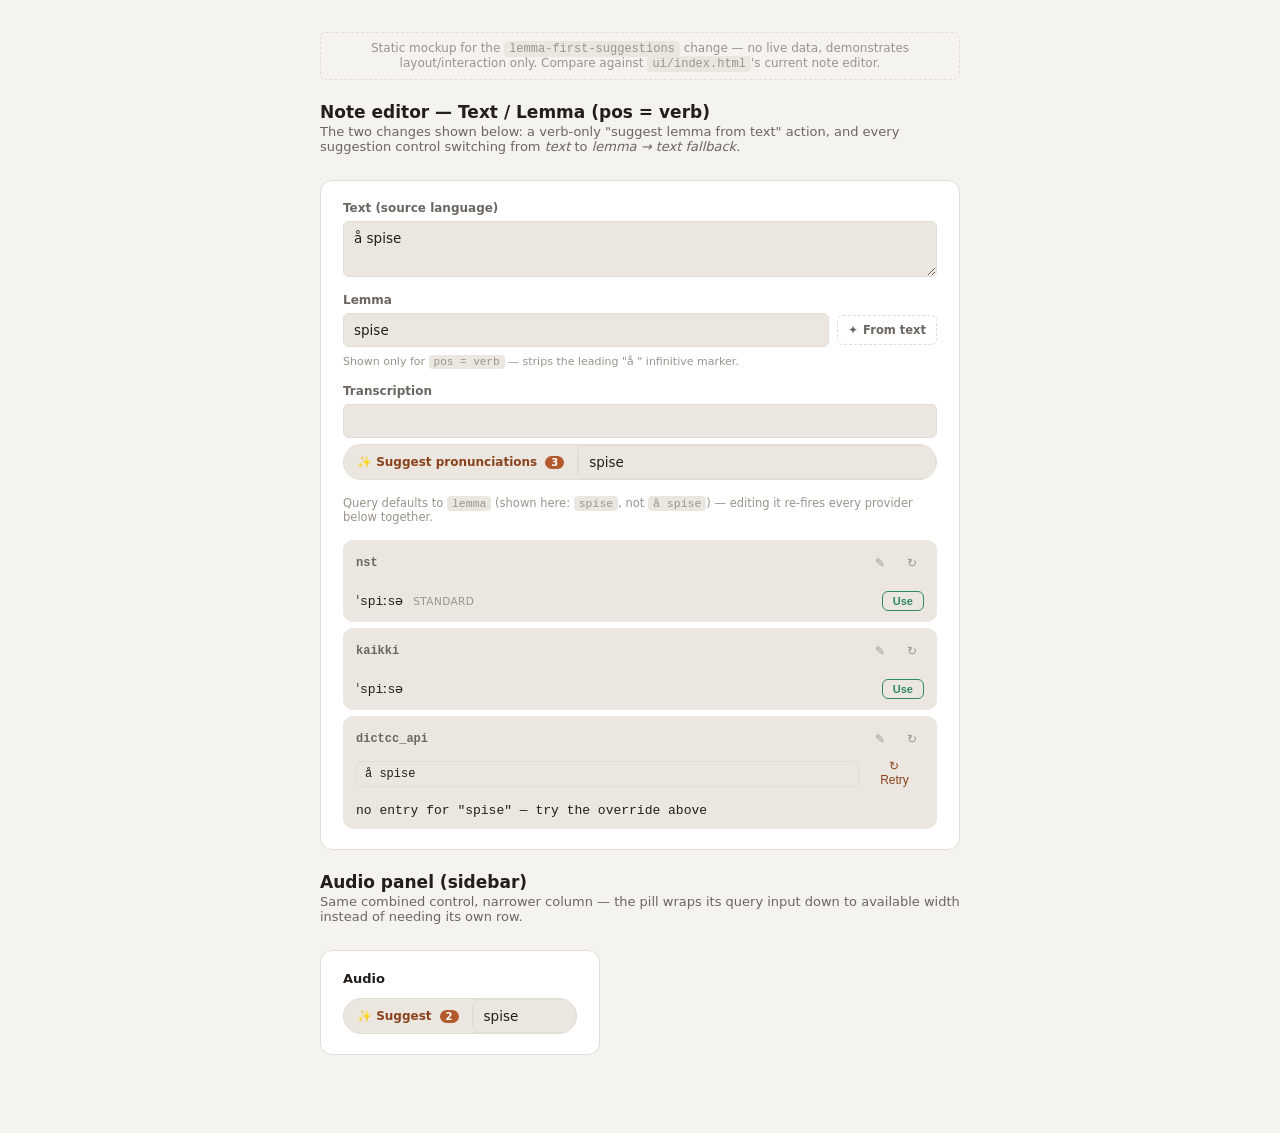
<file: openspec/changes/lemma-first-suggestions/assets/lemma-first-suggestions-mock.html>
<!DOCTYPE html>
<html lang="en">
<head>
<meta charset="UTF-8">
<meta name="viewport" content="width=device-width, initial-scale=1">
<title>stabbur — lemma-first suggestions (mock)</title>
<style>
/* Lifted directly from ui/ui.css's real theme tokens — this mock is meant
   to look like a natural evolution of the current UI, not a redesign. */
:root {
  --bg: #f5f3ef;
  --bg-elevated: #ffffff;
  --bg-sunken: #ebe7e0;
  --border: #e2ddd3;
  --border-soft: #ece8e0;
  --text: #221f1a;
  --text-dim: #6b6660;
  --text-faint: #9a948a;
  --accent: #b35a2d;
  --accent-soft: #b35a2d14;
  --accent-text: #8a431c;
  --ok: #2f8a5c;
  --ok-soft: #2f8a5c14;
  --radius: 6px;
  color-scheme: light;
}
@media (prefers-color-scheme: dark) {
  :root {
    --bg: #14171c; --bg-elevated: #1b1f26; --bg-sunken: #0f1216;
    --border: #2a3039; --border-soft: #232832;
    --text: #e8e6e1; --text-dim: #8b94a3; --text-faint: #566073;
    --accent: #c6703f; --accent-soft: #c6703f26; --accent-text: #f2b688;
    --ok: #5bab7e; --ok-soft: #5bab7e1f;
    color-scheme: dark;
  }
}
* { box-sizing: border-box; }
body {
  font-family: system-ui, sans-serif;
  margin: 0; color: var(--text); background: var(--bg);
  padding: 32px 20px 80px;
}
.wrap { max-width: 640px; margin: 0 auto; display: flex; flex-direction: column; gap: 22px; }
.mock-banner {
  font-size: 12px; color: var(--text-faint); text-align: center;
  border: 1px dashed var(--border); border-radius: var(--radius); padding: 8px 12px;
}
h1 { font-size: 17px; margin: 0 0 2px; }
.sub { color: var(--text-dim); font-size: 13px; margin: 0 0 4px; }

.panel {
  background: var(--bg-elevated); border: 1px solid var(--border);
  border-radius: 12px; padding: 20px 22px;
}

.field { display: flex; flex-direction: column; gap: 6px; margin-top: 16px; }
.field:first-child { margin-top: 0; }
.field label { font-size: 12px; font-weight: 600; color: var(--text-dim); }
.field-row { display: grid; grid-template-columns: 1fr 1fr; gap: 14px; margin-top: 16px; }
.field-row:first-child { margin-top: 0; }

textarea, input[type="text"] {
  font: inherit; font-size: 13.5px; background: var(--bg-sunken); color: var(--text);
  border: 1px solid var(--border); border-radius: var(--radius); padding: 8px 10px; width: 100%;
}
textarea { resize: vertical; min-height: 56px; }

.field-label-row { display: flex; align-items: center; justify-content: space-between; gap: 10px; }
.field-label-row label { margin: 0; }

/* ── lemma-suggest: small ghost action, verb-only ───────────────────────── */
.lemma-row { display: flex; gap: 8px; align-items: center; }
.lemma-row input { flex: 1; }
.lemma-suggest-btn {
  flex: none; display: inline-flex; align-items: center; gap: 5px;
  font: inherit; font-size: 11.5px; font-weight: 600;
  padding: 7px 10px; border-radius: var(--radius);
  border: 1px dashed var(--border); background: transparent; color: var(--text-dim);
  cursor: pointer; white-space: nowrap;
}
.lemma-suggest-btn:hover { border-style: solid; border-color: var(--accent); color: var(--accent-text); background: var(--accent-soft); }
.lemma-suggest-btn .ic { font-size: 12px; }
.lemma-hint { font-size: 11px; color: var(--text-faint); margin-top: 2px; }

/* ── the combined suggest control: toggle + live query, one pill ───────── */
.suggest-control {
  display: flex; align-items: stretch; border: 1px solid var(--border);
  border-radius: 999px; overflow: hidden; background: var(--bg-sunken);
  transition: border-color 150ms ease;
}
.suggest-control:focus-within { border-color: var(--accent); }
.suggest-toggle {
  flex: none; display: inline-flex; align-items: center; gap: 6px;
  font: inherit; font-size: 12px; font-weight: 700;
  padding: 7px 13px; border: none; background: transparent; color: var(--accent-text);
  cursor: pointer; white-space: nowrap;
}
.suggest-toggle:hover { background: var(--accent-soft); }
.suggest-toggle .count {
  font-size: 10px; font-weight: 700; color: #fff; background: var(--accent);
  border-radius: 999px; padding: 1px 6px; margin-left: 2px;
}
.suggest-control-divider { width: 1px; background: var(--border); margin: 6px 0; }
.suggest-query {
  flex: 1; min-width: 0; border: none; background: transparent; color: var(--text);
  font: inherit; font-size: 12.5px; font-family: ui-monospace, monospace;
  padding: 7px 12px 7px 10px; outline: none;
}
.suggest-query::placeholder { color: var(--text-faint); font-family: system-ui, sans-serif; }

/* ── suggestion panel: progressive disclosure per provider ──────────────── */
.suggest-panel { margin-top: 10px; display: flex; flex-direction: column; gap: 6px; }
.provider-row {
  background: var(--bg-sunken); border: 1px solid var(--border-soft); border-radius: 10px;
  padding: 10px 12px; display: flex; flex-direction: column; gap: 8px;
}
.provider-row-head { display: flex; align-items: center; gap: 8px; }
.provider-name { font-family: ui-monospace, monospace; font-weight: 600; font-size: 12px; color: var(--text-dim); }
.provider-spacer { flex: 1; }
.provider-edit-btn, .provider-retry-btn {
  width: 24px; height: 24px; border-radius: 50%; border: 1px solid transparent;
  background: transparent; color: var(--text-faint); cursor: pointer;
  display: flex; align-items: center; justify-content: center; font-size: 12px; padding: 0;
}
.provider-edit-btn:hover, .provider-retry-btn:hover { background: var(--bg-elevated); color: var(--text); border-color: var(--border); }
.provider-own-query {
  display: none; gap: 6px; margin: 2px 0 0;
}
.provider-own-query.revealed { display: flex; }
.provider-own-query input {
  font-family: ui-monospace, monospace; font-size: 12px; padding: 5px 8px;
}
.candidate-row {
  display: flex; align-items: center; gap: 10px; font-size: 13px;
  padding-top: 7px; border-top: 1px solid var(--border-soft);
}
.candidate-text { font-family: ui-monospace, monospace; }
.candidate-meta { font-size: 10.5px; color: var(--text-faint); text-transform: uppercase; letter-spacing: .04em; }
.use-btn {
  margin-left: auto; flex: none;
  border: 1px solid var(--ok); color: var(--ok); background: transparent;
  border-radius: var(--radius); padding: 3px 10px; font-size: 11px; font-weight: 700; cursor: pointer;
}
.use-btn:hover { background: var(--ok); color: #fff; }

.note { font-size: 11.5px; color: var(--text-faint); margin-top: 10px; }
code { font-family: ui-monospace, monospace; background: var(--bg-sunken); padding: 1px 5px; border-radius: 4px; }
</style>
</head>
<body>
<div class="wrap">

  <div class="mock-banner">
    Static mockup for the <code>lemma-first-suggestions</code> change — no
    live data, demonstrates layout/interaction only. Compare against
    <code>ui/index.html</code>'s current note editor.
  </div>

  <div>
    <h1>Note editor — Text / Lemma (pos = verb)</h1>
    <p class="sub">The two changes shown below: a verb-only "suggest lemma from text" action, and every suggestion control switching from <em>text</em> to <em>lemma → text fallback</em>.</p>
  </div>

  <div class="panel">
    <div class="field">
      <label>Text (source language)</label>
      <textarea>å spise</textarea>
    </div>

    <div class="field">
      <div class="field-label-row">
        <label>Lemma</label>
      </div>
      <div class="lemma-row">
        <input type="text" value="spise">
        <button class="lemma-suggest-btn" type="button" title="Derive from Text, å-prefix stripped">
          <span class="ic">✦</span> From text
        </button>
      </div>
      <div class="lemma-hint">Shown only for <code>pos = verb</code> — strips the leading "å " infinitive marker.</div>
    </div>

    <div class="field">
      <div class="field-label-row">
        <label>Transcription</label>
      </div>
      <input type="text" value="">
      <div class="suggest-control">
        <button class="suggest-toggle" type="button">
          ✨ Suggest pronunciations <span class="count">3</span>
        </button>
        <div class="suggest-control-divider"></div>
        <input class="suggest-query" type="text" value="spise" spellcheck="false">
      </div>
      <div class="note">Query defaults to <code>lemma</code> (shown here: <code>spise</code>, not <code>å spise</code>) — editing it re-fires every provider below together.</div>

      <div class="suggest-panel">
        <div class="provider-row">
          <div class="provider-row-head">
            <span class="provider-name">nst</span>
            <span class="provider-spacer"></span>
            <button class="provider-edit-btn" title="Override just this provider's query">✎</button>
            <button class="provider-retry-btn" title="Retry">↻</button>
          </div>
          <div class="candidate-row">
            <span class="candidate-text">ˈspiːsə</span>
            <span class="candidate-meta">standard</span>
            <button class="use-btn">Use</button>
          </div>
        </div>

        <div class="provider-row">
          <div class="provider-row-head">
            <span class="provider-name">kaikki</span>
            <span class="provider-spacer"></span>
            <button class="provider-edit-btn" title="Override just this provider's query">✎</button>
            <button class="provider-retry-btn" title="Retry">↻</button>
          </div>
          <div class="candidate-row">
            <span class="candidate-text">ˈspiːsə</span>
            <span class="candidate-meta"></span>
            <button class="use-btn">Use</button>
          </div>
        </div>

        <div class="provider-row">
          <div class="provider-row-head">
            <span class="provider-name">dictcc_api</span>
            <span class="provider-spacer"></span>
            <button class="provider-edit-btn revealed-demo" title="Override just this provider's query">✎</button>
            <button class="provider-retry-btn" title="Retry">↻</button>
          </div>
          <!-- Progressive disclosure: this row's own override is revealed
               (one provider had no entry for the shared query and the
               operator clicked the pencil to try something else), every
               other row stays collapsed to just its result. -->
          <div class="provider-own-query revealed">
            <input type="text" value="å spise" placeholder="override just for dictcc_api">
            <button class="provider-retry-btn" title="Retry with this input" style="width:auto; border-radius: var(--radius); padding: 4px 10px; color: var(--accent-text);">↻ Retry</button>
          </div>
          <div class="candidate-row">
            <span class="candidate-text">no entry for "spise" — try the override above</span>
          </div>
        </div>
      </div>
    </div>

  </div>

  <div>
    <h1>Audio panel (sidebar)</h1>
    <p class="sub">Same combined control, narrower column — the pill wraps its query input down to available width instead of needing its own row.</p>
  </div>

  <div class="panel" style="max-width:280px;">
    <div class="field-label-row" style="margin-bottom:10px;">
      <h1 style="font-size:13px;">Audio</h1>
    </div>
    <div class="suggest-control">
      <button class="suggest-toggle" type="button">✨ Suggest <span class="count">2</span></button>
      <div class="suggest-control-divider"></div>
      <input class="suggest-query" type="text" value="spise" spellcheck="false">
    </div>
  </div>

</div>
</body>
</html>
</file>
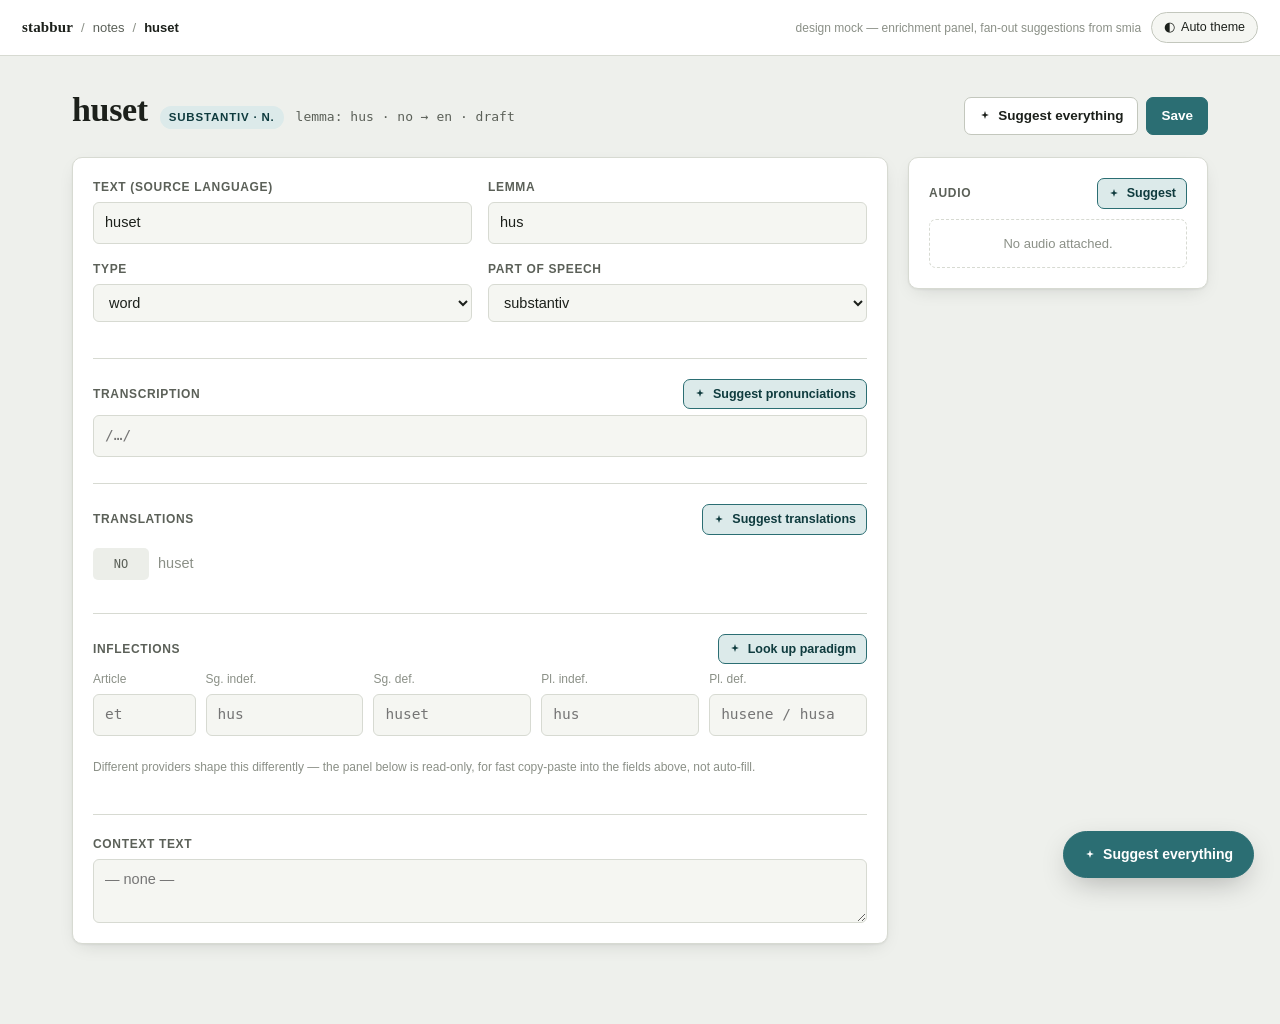
<file: openspec/changes/smia-enrichment-panel/assets/enrichment-mock.html>
<!-- Design plan
Color — "quenched steel" workspace: stone-neutral ground, a cool teal accent for
interactive chrome (the hiss of hot metal in water), warm ember/amber reserved
for status (draft/missing), kept strictly separate from the accent hue.
  light bg #EEF0EC · surface #FFFFFF/#F5F6F2 · border #D7DAD2 · ink #1C201B
  dark  bg #12161A · surface #181D21/#1E242A · border #2B333A · ink #E7EAEA
  accent teal #2B6E73→#4FB2B8(dark) · good #3C8558 · warn/ember #BD6B2E · critical #B23B3B
Type — a dictionary pairing: serif headword (the thing being looked up reads
like a lexicon entry), system-ui sans for all chrome/labels, monospace for
IPA strings, provider ids and paradigm tables (tabular-nums, real glyph
coverage for phonetic symbols).
Layout — not a separate suggestions rail: each enrichable field gets its own
"Suggest" trigger that opens an accordion directly beneath that field, so the
comparison grid always sits next to the thing it will fill in.
-->
<!doctype html>
<html lang="en">
<head>
<meta charset="UTF-8">
<title>huset — note editor · stabbur</title>
<style>
  :root {
    --bg: #EEF0EC;
    --surface: #FFFFFF;
    --surface-2: #F5F6F2;
    --surface-3: #ECEEE9;
    --border: #D7DAD2;
    --border-strong: #C3C7BD;
    --ink: #1C201B;
    --ink-muted: #5B6058;
    --ink-faint: #8B9087;
    --accent: #2B6E73;
    --accent-strong: #1F555A;
    --accent-soft: #DCEAEA;
    --accent-ink: #0F3B3E;
    --good: #3C8558;
    --good-soft: #DFEFE4;
    --warn: #BD6B2E;
    --warn-soft: #F5E7D7;
    --critical: #B23B3B;
    --critical-soft: #F7E1E0;
    --shadow: 0 1px 2px rgba(28,32,27,0.06), 0 6px 20px -8px rgba(28,32,27,0.18);
    --radius: 7px;
    --serif: Georgia, "Iowan Old Style", "Palatino Linotype", "Times New Roman", serif;
    --sans: -apple-system, BlinkMacSystemFont, "Segoe UI", Roboto, Helvetica, Arial, sans-serif;
    --mono: ui-monospace, "Cascadia Code", "SF Mono", Consolas, "DejaVu Sans Mono", monospace;
  }
  :root[data-theme="dark"] {
    --bg: #12161A;
    --surface: #181D21;
    --surface-2: #1E242A;
    --surface-3: #232A30;
    --border: #2B333A;
    --border-strong: #38424A;
    --ink: #E7EAEA;
    --ink-muted: #9AA3A6;
    --ink-faint: #68747A;
    --accent: #4FB2B8;
    --accent-strong: #6FC7CC;
    --accent-soft: rgba(79,178,184,0.14);
    --accent-ink: #BDEBEE;
    --good: #5FBE85;
    --good-soft: rgba(95,190,133,0.14);
    --warn: #E08A4C;
    --warn-soft: rgba(224,138,76,0.14);
    --critical: #E2685F;
    --critical-soft: rgba(226,104,95,0.14);
    --shadow: 0 1px 2px rgba(0,0,0,0.3), 0 10px 30px -10px rgba(0,0,0,0.5);
  }
  @media (prefers-color-scheme: dark) {
    :root:not([data-theme="light"]) {
      --bg: #12161A; --surface: #181D21; --surface-2: #1E242A; --surface-3: #232A30;
      --border: #2B333A; --border-strong: #38424A;
      --ink: #E7EAEA; --ink-muted: #9AA3A6; --ink-faint: #68747A;
      --accent: #4FB2B8; --accent-strong: #6FC7CC; --accent-soft: rgba(79,178,184,0.14); --accent-ink: #BDEBEE;
      --good: #5FBE85; --good-soft: rgba(95,190,133,0.14);
      --warn: #E08A4C; --warn-soft: rgba(224,138,76,0.14);
      --critical: #E2685F; --critical-soft: rgba(226,104,95,0.14);
      --shadow: 0 1px 2px rgba(0,0,0,0.3), 0 10px 30px -10px rgba(0,0,0,0.5);
    }
  }

  * { box-sizing: border-box; }
  html, body { margin: 0; padding: 0; }
  body {
    background: var(--bg);
    color: var(--ink);
    font-family: var(--sans);
    font-size: 15px;
    line-height: 1.5;
    -webkit-font-smoothing: antialiased;
  }
  ::selection { background: var(--accent-soft); color: var(--accent-ink); }

  button, input, select, textarea { font: inherit; color: inherit; }
  :focus-visible { outline: 2px solid var(--accent); outline-offset: 2px; }

  .skip { position: sticky; top: 0; z-index: 40; }

  /* ---------------------------------------------------------- top bar -- */
  .topbar {
    display: flex; align-items: center; justify-content: space-between;
    gap: 16px; padding: 12px 22px;
    background: var(--surface);
    border-bottom: 1px solid var(--border);
  }
  .crumb { display: flex; align-items: baseline; gap: 8px; font-size: 13px; color: var(--ink-muted); }
  .crumb .sep { color: var(--ink-faint); }
  .crumb .here { color: var(--ink); font-weight: 600; }
  .wordmark {
    font-family: var(--serif); font-size: 15px; font-weight: 700;
    letter-spacing: 0.01em; color: var(--ink);
  }
  .topbar-right { display: flex; align-items: center; gap: 10px; }
  .theme-toggle {
    display: flex; align-items: center; gap: 6px;
    border: 1px solid var(--border-strong); background: var(--surface-2);
    border-radius: 999px; padding: 5px 12px; cursor: pointer; font-size: 12.5px;
  }
  .theme-toggle:hover { border-color: var(--accent); }

  /* ---------------------------------------------------------- layout -- */
  .stage { max-width: 1180px; margin: 0 auto; padding: 28px 22px 80px; }
  .page-head {
    display: flex; align-items: flex-end; justify-content: space-between;
    gap: 18px; margin-bottom: 22px;
  }
  .headword-row { display: flex; align-items: baseline; gap: 12px; flex-wrap: wrap; }
  .headword { font-family: var(--serif); font-size: 34px; font-weight: 700; letter-spacing: -0.01em; text-wrap: balance; }
  .headword-meta { font-family: var(--mono); font-size: 13px; color: var(--ink-muted); }
  .pos-tag {
    font-family: var(--sans); font-size: 11.5px; font-weight: 600; text-transform: uppercase;
    letter-spacing: 0.07em; color: var(--accent-ink); background: var(--accent-soft);
    padding: 3px 9px; border-radius: 999px;
  }
  .page-actions { display: flex; gap: 8px; flex-shrink: 0; }

  .btn {
    display: inline-flex; align-items: center; gap: 7px;
    border-radius: var(--radius); border: 1px solid var(--border-strong);
    background: var(--surface); color: var(--ink); padding: 8px 14px;
    font-size: 13.5px; font-weight: 600; cursor: pointer; white-space: nowrap;
    transition: background 120ms ease, border-color 120ms ease, transform 80ms ease;
  }
  .btn:hover { border-color: var(--accent); }
  .btn:active { transform: translateY(1px); }
  .btn-primary { background: var(--accent); border-color: var(--accent); color: #fff; }
  .btn-primary:hover { background: var(--accent-strong); border-color: var(--accent-strong); }
  .btn-ghost { background: transparent; border-color: transparent; color: var(--ink-muted); }
  .btn-ghost:hover { color: var(--ink); background: var(--surface-2); }
  .btn-sm { padding: 5px 10px; font-size: 12.5px; }
  .btn[disabled] { opacity: 0.45; cursor: not-allowed; }
  .btn:hover[disabled] { border-color: var(--border-strong); }

  .suggest-btn {
    border-color: var(--accent); color: var(--accent-ink); background: var(--accent-soft);
  }
  .suggest-btn:hover { background: var(--accent); color: #fff; }
  .suggest-btn[aria-expanded="true"] { background: var(--accent); color: #fff; }

  .grid-2 { display: grid; grid-template-columns: minmax(0,1fr) 300px; gap: 20px; align-items: start; }
  @media (max-width: 880px) { .grid-2 { grid-template-columns: 1fr; } }

  .panel {
    background: var(--surface); border: 1px solid var(--border);
    border-radius: 10px; box-shadow: var(--shadow);
  }
  .panel-pad { padding: 20px; }
  .panel + .panel { margin-top: 18px; }

  .field-row { display: grid; grid-template-columns: 1fr 1fr; gap: 16px; }
  .field-row.single { grid-template-columns: 1fr; }
  .field { display: flex; flex-direction: column; gap: 6px; margin-bottom: 16px; }
  .field:last-child { margin-bottom: 0; }
  .field-label-row { display: flex; align-items: center; justify-content: space-between; gap: 10px; }
  label {
    font-size: 12px; font-weight: 600; text-transform: uppercase; letter-spacing: 0.055em;
    color: var(--ink-muted);
  }
  input[type="text"], textarea, select {
    width: 100%; background: var(--surface-2); border: 1px solid var(--border);
    border-radius: 6px; padding: 9px 11px; font-size: 14.5px; color: var(--ink);
  }
  input[type="text"]:focus, textarea:focus, select:focus { background: var(--surface); border-color: var(--accent); }
  textarea { resize: vertical; min-height: 54px; font-family: var(--sans); }
  .mono-input { font-family: var(--mono); }

  hr.divider { border: none; border-top: 1px solid var(--border); margin: 20px 0; }

  /* ------------------------------------------------------- translations -- */
  .translation-list { display: flex; flex-direction: column; gap: 8px; }
  .translation-row {
    display: grid; grid-template-columns: 56px 1fr auto; gap: 8px; align-items: center;
    padding: 2px 0;
  }
  .translation-row .t-lang {
    font-family: var(--mono); font-size: 12px; text-align: center; text-transform: uppercase;
    background: var(--surface-3); border-radius: 5px; padding: 7px 4px; color: var(--ink-muted);
  }
  .translation-row.new-row { animation: rowIn 420ms ease both; }
  @keyframes rowIn {
    from { opacity: 0; transform: translateY(-4px); background: var(--good-soft); }
    60%  { background: var(--good-soft); }
    to   { opacity: 1; transform: translateY(0); background: transparent; }
  }

  /* --------------------------------------------------- suggestion panel -- */
  .suggestions {
    overflow: hidden; max-height: 0; opacity: 0;
    transition: max-height 320ms ease, opacity 220ms ease, margin 320ms ease;
    margin-top: 0;
  }
  .suggestions.open { max-height: 2400px; opacity: 1; margin-top: 12px; }
  .suggestions-inner {
    border: 1px solid var(--border); border-radius: 8px; background: var(--surface-2);
    padding: 4px;
  }
  .suggestions-head {
    display: flex; align-items: center; justify-content: space-between;
    padding: 9px 11px 7px;
  }
  .suggestions-title { font-size: 11.5px; font-weight: 700; text-transform: uppercase; letter-spacing: 0.07em; color: var(--ink-muted); }
  .suggestions-sub { font-size: 12px; color: var(--ink-faint); }

  .provider-row {
    background: var(--surface); border: 1px solid var(--border); border-radius: 7px;
    padding: 10px 12px; margin: 5px; opacity: 0; transform: translateY(4px);
    animation: rowArrive 360ms ease forwards;
  }
  @keyframes rowArrive { to { opacity: 1; transform: translateY(0); } }
  .provider-row.unavailable { background: var(--surface-3); opacity: 0.72 !important; transform: none !important; animation: none; }

  .provider-head { display: flex; align-items: center; gap: 9px; flex-wrap: wrap; }
  .provider-dot { width: 7px; height: 7px; border-radius: 50%; background: var(--ink-faint); flex-shrink: 0; }
  .provider-dot.live { background: var(--good); }
  .provider-name { font-family: var(--mono); font-weight: 600; font-size: 13px; }
  .provider-note { font-size: 12px; color: var(--ink-faint); margin-left: auto; }

  .provider-query {
    display: flex; align-items: center; gap: 6px; margin-top: 8px;
  }
  .provider-query input {
    flex: 1; font-family: var(--mono); font-size: 13px; padding: 6px 9px;
    background: var(--surface-2); border: 1px solid var(--border); border-radius: 5px;
  }
  .icon-btn {
    width: 28px; height: 28px; flex-shrink: 0; display: flex; align-items: center; justify-content: center;
    border-radius: 5px; border: 1px solid var(--border-strong); background: var(--surface);
    cursor: pointer; font-size: 13px;
  }
  .icon-btn:hover { border-color: var(--accent); color: var(--accent); }
  .icon-btn.spinning { animation: spin 700ms linear; }
  @keyframes spin { to { transform: rotate(360deg); } }

  .provider-result { margin-top: 9px; }
  .candidate-row {
    display: flex; align-items: center; gap: 10px; padding: 7px 0;
    border-top: 1px dashed var(--border);
  }
  .candidate-row:first-child { border-top: none; padding-top: 0; }
  .candidate-text { font-family: var(--mono); font-size: 14.5px; }
  .candidate-variety {
    font-size: 11px; color: var(--ink-faint); text-transform: uppercase; letter-spacing: 0.04em;
  }
  .candidate-spacer { flex: 1; }

  .use-btn {
    border: 1px solid var(--good); color: var(--good); background: transparent;
    border-radius: 5px; padding: 4px 10px; font-size: 12px; font-weight: 700;
    cursor: pointer; flex-shrink: 0;
  }
  .use-btn:hover { background: var(--good); color: #fff; }
  .use-btn.used { background: var(--good); color: #fff; }

  .error-text { font-size: 13px; color: var(--critical); }
  .skel-line {
    height: 13px; border-radius: 4px; width: 70%;
    background: linear-gradient(90deg, var(--surface-3) 25%, var(--border) 37%, var(--surface-3) 63%);
    background-size: 400% 100%; animation: shimmer 1.3s ease infinite;
  }
  @keyframes shimmer { 0% { background-position: 100% 0; } 100% { background-position: -100% 0; } }

  .play-btn {
    width: 30px; height: 30px; border-radius: 50%; border: 1px solid var(--border-strong);
    background: var(--surface); display: flex; align-items: center; justify-content: center;
    cursor: pointer; flex-shrink: 0; font-size: 12px;
  }
  .play-btn:hover { border-color: var(--accent); color: var(--accent); }
  .play-btn.playing { background: var(--accent); border-color: var(--accent); color: #fff; animation: pulse 900ms ease infinite; }
  @keyframes pulse { 0%,100% { box-shadow: 0 0 0 0 var(--accent-soft); } 50% { box-shadow: 0 0 0 6px var(--accent-soft); } }

  /* ------------------------------------------------------- paradigm grid -- */
  .paradigm-table { width: 100%; border-collapse: collapse; font-family: var(--mono); font-size: 13.5px; }
  .paradigm-table th {
    text-align: left; font-family: var(--sans); font-size: 10.5px; text-transform: uppercase;
    letter-spacing: 0.05em; color: var(--ink-faint); font-weight: 600; padding: 4px 10px 6px 0;
  }
  .paradigm-table td { padding: 2px 10px 2px 0; }
  .copy-cell {
    display: inline-flex; align-items: center; gap: 6px;
    border: 1px solid transparent; border-radius: 5px; padding: 4px 8px;
    cursor: pointer; background: var(--surface);
  }
  .copy-cell:hover { border-color: var(--accent); background: var(--accent-soft); }
  .copy-cell .copy-ic { opacity: 0; font-size: 11px; color: var(--accent); transition: opacity 100ms; }
  .copy-cell:hover .copy-ic { opacity: 1; }
  .paradigm-conflict { font-size: 11px; color: var(--warn); margin-top: 8px; display: flex; align-items: center; gap: 5px; }

  .inflection-grid { display: grid; grid-template-columns: 0.65fr 1fr 1fr 1fr 1fr; gap: 10px; margin-bottom: 14px; }
  @media (max-width: 620px) { .inflection-grid { grid-template-columns: repeat(2, 1fr); } }

  .lang-add-row { display: flex; gap: 8px; padding: 0 7px 9px; }
  .lang-add-row input { flex: 1; font-size: 13px; padding: 6px 9px; }
  .lang-group { margin: 2px 2px 12px; padding-top: 2px; border-top: 1px solid var(--border); }
  .lang-group:first-of-type { border-top: none; }
  .lang-group-head {
    display: flex; align-items: center; gap: 8px; padding: 10px 9px 2px;
    font-size: 11.5px; font-weight: 700; text-transform: uppercase; letter-spacing: 0.05em; color: var(--ink-muted);
  }
  .lang-pill {
    font-family: var(--mono); font-size: 10.5px; font-weight: 700; letter-spacing: 0;
    background: var(--accent-soft); color: var(--accent-ink); border-radius: 4px; padding: 2px 6px;
  }

  .spark-ic { display: inline-flex; width: 12px; height: 12px; flex-shrink: 0; }
  .spark-ic svg { width: 100%; height: 100%; display: block; }
  .btn .spark-ic { position: relative; top: 0.5px; }

  /* ----------------------------------------------------------- audio -- */
  .audio-row { display: flex; align-items: center; gap: 10px; }
  .audio-empty { font-size: 13px; color: var(--ink-faint); padding: 14px 0; text-align: center; border: 1px dashed var(--border); border-radius: 7px; }
  .audio-attached {
    display: flex; align-items: center; gap: 10px; padding: 10px 12px;
    background: var(--good-soft); border-radius: 7px; border: 1px solid transparent;
  }
  .audio-attached-text { font-size: 12.5px; color: var(--ink); }
  .audio-attached-text .src { color: var(--ink-faint); font-family: var(--mono); font-size: 11.5px; }

  /* ---------------------------------------------------------- footer -- */
  .big-suggest {
    position: fixed; bottom: 22px; right: 26px; z-index: 30;
    padding: 12px 20px; border-radius: 999px; box-shadow: 0 10px 30px -8px rgba(0,0,0,0.3);
    font-size: 14px;
  }

  .toast-stack { position: fixed; bottom: 22px; left: 26px; z-index: 50; display: flex; flex-direction: column; gap: 8px; }
  .toast {
    background: var(--ink); color: var(--bg); padding: 9px 14px; border-radius: 7px;
    font-size: 13px; box-shadow: var(--shadow); animation: toastIn 180ms ease, toastOut 220ms ease 1.8s forwards;
  }
  :root[data-theme="dark"] .toast, @media (prefers-color-scheme: dark) { }
  @keyframes toastIn { from { opacity: 0; transform: translateY(6px); } to { opacity: 1; transform: translateY(0); } }
  @keyframes toastOut { to { opacity: 0; transform: translateY(6px); } }

  .hint {
    font-size: 12px; color: var(--ink-faint); margin-top: 2px;
  }

  @media (prefers-reduced-motion: reduce) {
    *, *::before, *::after { animation-duration: 0.001ms !important; transition-duration: 0.001ms !important; }
  }
</style>
</head>
<body>

<div class="topbar skip">
  <div class="crumb">
    <span class="wordmark">stabbur</span>
    <span class="sep">/</span>
    <span>notes</span>
    <span class="sep">/</span>
    <span class="here">huset</span>
  </div>
  <div class="topbar-right">
    <span class="hint">design mock — enrichment panel, fan-out suggestions from smia</span>
    <button class="theme-toggle" id="themeToggle" type="button">
      <span id="themeIcon">◐</span> <span id="themeLabel">Auto theme</span>
    </button>
  </div>
</div>

<div class="stage">

  <div class="page-head">
    <div class="headword-row">
      <div class="headword">huset</div>
      <span class="pos-tag">substantiv · n.</span>
      <span class="headword-meta">lemma: hus · no → en · draft</span>
    </div>
    <div class="page-actions">
      <button class="btn" id="suggestAllBtn" type="button"><span class="spark-ic"><svg viewBox="0 0 24 24" fill="currentColor"><path d="M12 2.2l1.9 5.9 5.9 1.9-5.9 1.9L12 17.8l-1.9-5.9-5.9-1.9 5.9-1.9L12 2.2z"/></svg></span> Suggest everything</button>
      <button class="btn btn-primary" type="button">Save</button>
    </div>
  </div>

  <div class="grid-2">
    <!-- ============================================================ LEFT -->
    <div>
      <div class="panel panel-pad">
        <div class="field-row">
          <div class="field">
            <label for="f_text">Text (source language)</label>
            <input type="text" id="f_text" value="huset">
          </div>
          <div class="field">
            <label for="f_lemma">Lemma</label>
            <input type="text" id="f_lemma" value="hus">
          </div>
        </div>
        <div class="field-row">
          <div class="field">
            <label for="f_type">Type</label>
            <select id="f_type"><option selected>word</option><option>expression</option><option>listening</option></select>
          </div>
          <div class="field">
            <label for="f_pos">Part of speech</label>
            <select id="f_pos"><option selected>substantiv</option><option>verb</option><option>adjektiv</option></select>
          </div>
        </div>

        <hr class="divider">

        <!-- ------------------------------------------------- TRANSCRIPTION -->
        <div class="field">
          <div class="field-label-row">
            <label for="f_ipa">Transcription</label>
            <button class="btn btn-sm suggest-btn" data-toggle="panel-ipa" aria-expanded="false" type="button"><span class="spark-ic"><svg viewBox="0 0 24 24" fill="currentColor"><path d="M12 2.2l1.9 5.9 5.9 1.9-5.9 1.9L12 17.8l-1.9-5.9-5.9-1.9 5.9-1.9L12 2.2z"/></svg></span> Suggest pronunciations</button>
          </div>
          <input type="text" id="f_ipa" class="mono-input" placeholder="/…/" value="">
          <div class="suggestions" id="panel-ipa" data-kind="ipa"></div>
        </div>

        <hr class="divider">

        <!-- -------------------------------------------------- TRANSLATIONS -->
        <div class="field">
          <div class="field-label-row">
            <label>Translations</label>
            <button class="btn btn-sm suggest-btn" data-toggle="panel-translations" aria-expanded="false" type="button"><span class="spark-ic"><svg viewBox="0 0 24 24" fill="currentColor"><path d="M12 2.2l1.9 5.9 5.9 1.9-5.9 1.9L12 17.8l-1.9-5.9-5.9-1.9 5.9-1.9L12 2.2z"/></svg></span> Suggest translations</button>
          </div>
          <div class="translation-list" id="translationList">
            <div class="translation-row"><span class="t-lang">no</span><input type="text" value="huset" readonly style="background:transparent;border-color:transparent;padding-left:0;color:var(--ink-faint);"><span></span></div>
          </div>
          <div class="suggestions" id="panel-translations" data-kind="translations"></div>
        </div>

        <hr class="divider">

        <!-- --------------------------------------------------- INFLECTIONS -->
        <div class="field">
          <div class="field-label-row">
            <label>Inflections</label>
            <button class="btn btn-sm suggest-btn" data-toggle="panel-inflections" aria-expanded="false" type="button"><span class="spark-ic"><svg viewBox="0 0 24 24" fill="currentColor"><path d="M12 2.2l1.9 5.9 5.9 1.9-5.9 1.9L12 17.8l-1.9-5.9-5.9-1.9 5.9-1.9L12 2.2z"/></svg></span> Look up paradigm</button>
          </div>
          <div class="inflection-grid">
            <div class="field" style="margin-bottom:0;"><label style="text-transform:none;letter-spacing:0;font-weight:500;color:var(--ink-faint);">Article</label><input type="text" class="mono-input" id="f_infl_article" placeholder="et"></div>
            <div class="field" style="margin-bottom:0;"><label style="text-transform:none;letter-spacing:0;font-weight:500;color:var(--ink-faint);">Sg. indef.</label><input type="text" class="mono-input" id="f_infl_sg_indef" placeholder="hus"></div>
            <div class="field" style="margin-bottom:0;"><label style="text-transform:none;letter-spacing:0;font-weight:500;color:var(--ink-faint);">Sg. def.</label><input type="text" class="mono-input" id="f_infl_sg_def" placeholder="huset"></div>
            <div class="field" style="margin-bottom:0;"><label style="text-transform:none;letter-spacing:0;font-weight:500;color:var(--ink-faint);">Pl. indef.</label><input type="text" class="mono-input" id="f_infl_pl_indef" placeholder="hus"></div>
            <div class="field" style="margin-bottom:0;"><label style="text-transform:none;letter-spacing:0;font-weight:500;color:var(--ink-faint);">Pl. def.</label><input type="text" class="mono-input" id="f_infl_pl_def" placeholder="husene / husa"></div>
          </div>
          <p class="hint">Different providers shape this differently — the panel below is read-only, for fast copy-paste into the fields above, not auto-fill.</p>
          <div class="suggestions" id="panel-inflections" data-kind="inflections"></div>
        </div>

        <hr class="divider">

        <div class="field">
          <label for="f_context">Context text</label>
          <textarea id="f_context" placeholder="— none —"></textarea>
        </div>
      </div>
    </div>

    <!-- =========================================================== RIGHT -->
    <div>
      <div class="panel panel-pad">
        <div class="field-label-row" style="margin-bottom:10px;">
          <h3 style="font-size:12px;text-transform:uppercase;letter-spacing:0.06em;color:var(--ink-muted);margin:0;">Audio</h3>
          <button class="btn btn-sm suggest-btn" data-toggle="panel-tts" aria-expanded="false" type="button"><span class="spark-ic"><svg viewBox="0 0 24 24" fill="currentColor"><path d="M12 2.2l1.9 5.9 5.9 1.9-5.9 1.9L12 17.8l-1.9-5.9-5.9-1.9 5.9-1.9L12 2.2z"/></svg></span> Suggest</button>
        </div>
        <div id="audioState"><div class="audio-empty">No audio attached.</div></div>
        <div class="suggestions" id="panel-tts" data-kind="tts"></div>
      </div>
    </div>
  </div>
</div>

<button class="btn btn-primary big-suggest" id="suggestAllFab" type="button"><span class="spark-ic"><svg viewBox="0 0 24 24" fill="currentColor"><path d="M12 2.2l1.9 5.9 5.9 1.9-5.9 1.9L12 17.8l-1.9-5.9-5.9-1.9 5.9-1.9L12 2.2z"/></svg></span> Suggest everything</button>
<div class="toast-stack" id="toastStack"></div>

<script>
// ----------------------------------------------------------------------
// Mock fixtures. Shapes mirror smia's real response contracts (tun/docs/
// 06-smia.md): translations -> single {provider,text}; ipa/inflections/tts
// -> {provider, candidates:[...]}. "Not configured" rows mirror the
// registry's dynamic `available` exclusion (a provider can vanish from the
// catalog with no code change once its credential/dataset isn't there).
// ----------------------------------------------------------------------

const DEFAULT_QUERY = { ipa: 'huset', translations: 'huset', tts: 'huset', inflections: 'hus' };

function ipaLookup(query) {
  const q = query.trim().toLowerCalled ? query : query; // no-op, keep literal
  const known = {
    hus:   [{ phonemic: '/hʉːs/', phonetic: '[hʉːs]', variety: 'bokmål, oslo' }],
    huset: [], // the inflected surface form has no lexicon entry of its own
  };
  return known[query.toLowerCase()] ?? [];
}

const PROVIDERS = {
  ipa: [
    { name: 'nst',       live: true,  kind: 'lexicon-lookup' },
    { name: 'kaikki',    live: true,  kind: 'wiktionary' },
    { name: 'ordbokene', live: true,  kind: 'api' },
    { name: 'wikipron',  live: true,  kind: 'dataset' },
    { name: 'ipadict',   live: false, reason: 'no dataset imported' },
  ],
  translations: [
    { name: 'google', live: true },
    { name: 'bing',   live: true },
    { name: 'deepl',  live: true },
    { name: 'libretranslate', live: true },
    { name: 'dictcc', live: false, reason: 'blocked by anti-bot loader' },
  ],
  tts: [
    { name: 'kaikki',     live: true },
    { name: 'forvo',      live: false, reason: 'no API key configured' },
    { name: 'elevenlabs', live: false, reason: 'no API key configured' },
    { name: 'filmot',     live: false, reason: 'no API key configured' },
    { name: 'dictcc',     live: false, reason: 'blocked by anti-bot loader' },
  ],
  inflections: [
    { name: 'ordbank', live: true },
    { name: 'kaikki',  live: true },
  ],
};

function fakeLatency() { return 380 + Math.random() * 650; }

const TRANSLATION_DICT = {
  en: { huset: 'the house', hus: 'house' },
  de: { huset: 'das Haus', hus: 'Haus' },
  fr: { huset: 'la maison', hus: 'maison' },
  es: { huset: 'la casa', hus: 'casa' },
};
const LANG_NAMES = { en: 'English', de: 'German', fr: 'French', es: 'Spanish', nl: 'Dutch', sv: 'Swedish', pl: 'Polish', it: 'Italian' };
function langLabel(code) { return LANG_NAMES[code] || code.toUpperCase(); }

function resultFor(kind, provider, query, lang) {
  if (kind === 'ipa') {
    const table = {
      nst:       { hus: [{ phonemic: '/hʉːs/', phonetic: '[hʉːs]', variety: 'bokmål · oslo' }], huset: [] },
      kaikki:    { huset: [{ phonemic: '/ˈhʉːsə/', variety: 'wiktionary' }], hus: [{ phonemic: '/hʉːs/', variety: 'wiktionary' }] },
      ordbokene: { huset: [{ phonetic: '[ˈhʉ̀sə]', variety: 'nob' }], hus: [{ phonetic: '[hʉːs]', variety: 'nob' }] },
      wikipron:  { huset: [{ phonemic: '/hʉːsə/', variety: 'nb-no broad' }], hus: [{ phonemic: '/hʉːs/', variety: 'nb-no broad' }] },
    };
    return (table[provider] && table[provider][query.toLowerCase()]) || [];
  }
  if (kind === 'translations') {
    const dict = TRANSLATION_DICT[lang] || {};
    const t = dict[query.toLowerCase()];
    return t ? [{ text: t }] : [];
  }
  if (kind === 'tts') {
    const table = { kaikki: { huset: [{ sha256: '7c3e9a…f201', duration_ms: 640 }], hus: [{ sha256: 'b81fd2…ae90', duration_ms: 520 }] } };
    return (table[provider] && table[provider][query.toLowerCase()]) || [];
  }
  return [];
}

function el(html) {
  const t = document.createElement('template');
  t.innerHTML = html.trim();
  return t.content.firstChild;
}

function showToast(msg) {
  const stack = document.getElementById('toastStack');
  const t = el(`<div class="toast">${msg}</div>`);
  stack.appendChild(t);
  setTimeout(() => t.remove(), 2100);
}

function copyToClipboard(text) {
  if (navigator.clipboard && navigator.clipboard.writeText) {
    navigator.clipboard.writeText(text).catch(() => {});
  }
  showToast(`Copied “${text}”`);
}

// --------------------------------------------------------- panel builders --

function buildProviderRow(kind, provider, fieldApplyFn, lang) {
  if (!provider.live) {
    return el(`
      <div class="provider-row unavailable">
        <div class="provider-head">
          <span class="provider-dot"></span>
          <span class="provider-name">${provider.name}</span>
          <span class="provider-note">not configured — ${provider.reason}</span>
        </div>
      </div>
    `);
  }

  const row = el(`
    <div class="provider-row">
      <div class="provider-head">
        <span class="provider-dot live"></span>
        <span class="provider-name">${provider.name}</span>
      </div>
      <div class="provider-query">
        <input type="text" class="mono-input query-input" value="${DEFAULT_QUERY[kind]}">
        <button class="icon-btn retry-btn" title="Ask again with this input" type="button">↻</button>
      </div>
      <div class="provider-result"></div>
    </div>
  `);

  const resultBox = row.querySelector('.provider-result');
  const input = row.querySelector('.query-input');
  const retryBtn = row.querySelector('.retry-btn');

  function renderCandidates(list, query) {
    if (list.length === 0) {
      resultBox.innerHTML = `<div class="error-text">No entry found for “${query}”.</div>`;
      return;
    }
    if (kind === 'translations') {
      resultBox.innerHTML = '';
      list.forEach((c) => {
        const r = el(`
          <div class="candidate-row">
            <span class="candidate-text">${c.text}</span>
            <span class="candidate-spacer"></span>
            <button class="use-btn" type="button">Use</button>
          </div>
        `);
        r.querySelector('.use-btn').addEventListener('click', (e) => {
          fieldApplyFn(c, provider.name, e.target, lang);
        });
        resultBox.appendChild(r);
      });
      return;
    }
    if (kind === 'tts') {
      resultBox.innerHTML = '';
      list.forEach((c) => {
        const r = el(`
          <div class="candidate-row">
            <button class="play-btn" type="button">▶</button>
            <span class="candidate-text">${c.duration_ms} ms</span>
            <span class="candidate-variety">${c.sha256}</span>
            <span class="candidate-spacer"></span>
            <button class="use-btn" type="button">Use</button>
          </div>
        `);
        r.querySelector('.play-btn').addEventListener('click', (e) => playBeep(e.target));
        r.querySelector('.use-btn').addEventListener('click', (e) => fieldApplyFn(c, provider.name, e.target));
        resultBox.appendChild(r);
      });
      return;
    }
    // ipa
    resultBox.innerHTML = '';
    list.forEach((c) => {
      const label = c.phonemic || c.phonetic;
      const r = el(`
        <div class="candidate-row">
          <span class="candidate-text">${label}</span>
          <span class="candidate-variety">${c.variety || ''}</span>
          <span class="candidate-spacer"></span>
          <button class="use-btn" type="button">Use</button>
        </div>
      `);
      r.querySelector('.use-btn').addEventListener('click', (e) => fieldApplyFn(c, provider.name, e.target));
      resultBox.appendChild(r);
    });
  }

  function fire(query) {
    resultBox.innerHTML = `<div class="skel-line"></div>`;
    setTimeout(() => renderCandidates(resultFor(kind, provider.name, query, lang), query), fakeLatency());
  }

  retryBtn.addEventListener('click', () => {
    retryBtn.classList.add('spinning');
    setTimeout(() => retryBtn.classList.remove('spinning'), 700);
    fire(input.value.trim());
  });
  input.addEventListener('keydown', (e) => { if (e.key === 'Enter') retryBtn.click(); });

  fire(input.value.trim());
  return row;
}

function fieldApplyFactory(kind) {
  if (kind === 'ipa') {
    return (candidate, providerName, btn) => {
      document.getElementById('f_ipa').value = candidate.phonemic || candidate.phonetic;
      flashField('f_ipa');
      markUsed(btn);
      showToast(`Transcription set from ${providerName}`);
    };
  }
  if (kind === 'translations') {
    return (candidate, providerName, btn, lang) => {
      const list = document.getElementById('translationList');
      const row = el(`
        <div class="translation-row new-row">
          <span class="t-lang">${lang}</span>
          <input type="text" value="${candidate.text}">
          <button class="icon-btn" title="Remove" type="button">✕</button>
        </div>
      `);
      row.querySelector('.icon-btn').addEventListener('click', () => row.remove());
      list.appendChild(row);
      markUsed(btn);
      showToast(`Added ${lang.toUpperCase()} translation from ${providerName}`);
    };
  }
  if (kind === 'tts') {
    return (candidate, providerName, btn) => {
      document.getElementById('audioState').innerHTML = `
        <div class="audio-attached">
          <button class="play-btn" type="button">▶</button>
          <div class="audio-attached-text">attached from <strong>${providerName}</strong><br><span class="src">blob/${candidate.sha256.replace('…','1a2b3c4d5e')}</span></div>
        </div>`;
      document.querySelector('#audioState .play-btn').addEventListener('click', (e) => playBeep(e.target));
      markUsed(btn);
      showToast(`Audio fetched from ${providerName} and stored as a blob`);
    };
  }
  return () => {};
}

function markUsed(btn) {
  // Exclusive within a language group (translations) or the whole panel
  // (ipa/tts, where only one candidate can be "the" value) — never global,
  // so picking an EN translation doesn't un-mark a DE one.
  const scope = btn.closest('.lang-group') || btn.closest('.suggestions') || document;
  scope.querySelectorAll('.use-btn.used').forEach((b) => { if (b !== btn) { b.classList.remove('used'); b.textContent = 'Use'; } });
  btn.classList.add('used');
  btn.textContent = '✓ Used';
}

function flashField(id) {
  const f = document.getElementById(id);
  f.style.transition = 'none';
  f.style.background = 'var(--good-soft)';
  requestAnimationFrame(() => {
    f.style.transition = 'background 700ms ease';
    f.style.background = '';
  });
}

let audioCtx;
function playBeep(btn) {
  btn.classList.add('playing');
  try {
    audioCtx = audioCtx || new (window.AudioContext || window.webkitAudioContext)();
    const osc = audioCtx.createOscillator();
    const gain = audioCtx.createGain();
    osc.frequency.value = 440;
    gain.gain.setValueAtTime(0.0001, audioCtx.currentTime);
    gain.gain.exponentialRampToValueAtTime(0.08, audioCtx.currentTime + 0.02);
    gain.gain.exponentialRampToValueAtTime(0.0001, audioCtx.currentTime + 0.5);
    osc.connect(gain).connect(audioCtx.destination);
    osc.start();
    osc.stop(audioCtx.currentTime + 0.5);
  } catch (e) { /* audio unavailable in this context — silent no-op */ }
  setTimeout(() => btn.classList.remove('playing'), 650);
}

// ------------------------------------------------------- inflections panel --

function buildInflectionsPanel() {
  const providerData = {
    ordbank: { source: 'Norsk Ordbank', rows: [
      ['artikkel', 'et'], ['sg. ubest.', 'hus'], ['sg. best.', 'huset'], ['pl. ubest.', 'hus'], ['pl. best.', 'husene'],
    ] },
    kaikki: { source: 'Wiktionary (kaikki.org)', rows: [
      ['artikkel', '—'], ['sg. ubest.', 'hus'], ['sg. best.', 'huset'], ['pl. ubest.', 'hus'], ['pl. best.', 'husa'],
    ] },
  };

  const wrap = el(`
    <div class="suggestions-inner">
      <div class="suggestions-head">
        <span class="suggestions-title">Paradigm by provider</span>
        <span class="suggestions-sub">click a form to copy it</span>
      </div>
    </div>
  `);

  Object.entries(providerData).forEach(([name, data], i) => {
    const row = el(`
      <div class="provider-row" style="animation-delay:${i * 90}ms">
        <div class="provider-head">
          <span class="provider-dot live"></span>
          <span class="provider-name">${name}</span>
          <span class="provider-note">${data.source}</span>
        </div>
        <table class="paradigm-table" style="margin-top:8px;">
          <tr>${data.rows.map(([label]) => `<th>${label}</th>`).join('')}</tr>
          <tr>${data.rows.map(([, form]) => `<td></td>`).join('')}</tr>
        </table>
      </div>
    `);
    const cells = row.querySelectorAll('td');
    data.rows.forEach(([, form], idx) => {
      if (form === '—') { cells[idx].innerHTML = `<span style="color:var(--ink-faint);padding:4px 8px;display:inline-block;">—</span>`; return; }
      const cell = el(`<span class="copy-cell">${form}<span class="copy-ic">⧉</span></span>`);
      cell.addEventListener('click', () => copyToClipboard(form));
      cells[idx].appendChild(cell);
    });
    wrap.appendChild(row);
  });

  wrap.appendChild(el(`
    <div class="paradigm-conflict">⚠ plural definite disagrees — ordbank says “husene”, kaikki says “husa”. Pick the one that matches your dialect/register.</div>
  `));

  return wrap;
}

// -------------------------------------------------------- translations panel --

const TRANSLATIONS_DEFAULT_LANGS = ['en', 'de'];

function buildTranslationsPanel() {
  const wrap = el(`
    <div class="suggestions-inner">
      <div class="suggestions-head">
        <span class="suggestions-title">Suggest per target language</span>
        <span class="suggestions-sub">editable per-provider — retry with a different input</span>
      </div>
      <div class="lang-add-row">
        <input type="text" class="mono-input" id="newLangInput" placeholder="add a language, e.g. fr" maxlength="8">
        <button class="btn btn-sm" id="addLangBtn" type="button">+ Add language</button>
      </div>
      <div id="langGroups"></div>
    </div>
  `);

  const groupsEl = wrap.querySelector('#langGroups');

  function addLangGroup(lang) {
    lang = lang.trim().toLowerCase();
    if (!lang || groupsEl.querySelector(`[data-lang="${lang}"]`)) return;
    const group = el(`
      <div class="lang-group" data-lang="${lang}">
        <div class="lang-group-head"><span class="lang-pill">${lang}</span>${langLabel(lang)}</div>
      </div>
    `);
    const apply = fieldApplyFactory('translations');
    PROVIDERS.translations.forEach((p, i) => {
      const row = buildProviderRow('translations', p, apply, lang);
      row.style.animationDelay = `${i * 70}ms`;
      group.appendChild(row);
    });
    groupsEl.appendChild(group);
  }

  TRANSLATIONS_DEFAULT_LANGS.forEach(addLangGroup);

  const addBtn = wrap.querySelector('#addLangBtn');
  const input = wrap.querySelector('#newLangInput');
  addBtn.addEventListener('click', () => { addLangGroup(input.value); input.value = ''; input.focus(); });
  input.addEventListener('keydown', (e) => { if (e.key === 'Enter') addBtn.click(); });

  return wrap;
}

// ------------------------------------------------------------- open/close --

function openPanel(id) {
  const panel = document.getElementById(id);
  const kind = panel.dataset.kind;
  const btn = document.querySelector(`[data-toggle="${id}"]`);
  const alreadyBuilt = panel.dataset.built === '1';

  panel.classList.add('open');
  btn.setAttribute('aria-expanded', 'true');

  if (alreadyBuilt) return;
  panel.dataset.built = '1';

  if (kind === 'inflections') {
    panel.appendChild(buildInflectionsPanel());
    return;
  }
  if (kind === 'translations') {
    panel.appendChild(buildTranslationsPanel());
    return;
  }

  const inner = el(`
    <div class="suggestions-inner">
      <div class="suggestions-head">
        <span class="suggestions-title">${PROVIDERS[kind].filter(p=>p.live).length} providers configured</span>
        <span class="suggestions-sub">editable per-provider — retry with a different input</span>
      </div>
    </div>
  `);
  panel.appendChild(inner);
  const apply = fieldApplyFactory(kind);
  PROVIDERS[kind].forEach((p, i) => {
    const row = buildProviderRow(kind, p, apply);
    row.style.animationDelay = `${i * 70}ms`;
    inner.appendChild(row);
  });
}

function closePanel(id) {
  document.getElementById(id).classList.remove('open');
  document.querySelector(`[data-toggle="${id}"]`).setAttribute('aria-expanded', 'false');
}

document.querySelectorAll('[data-toggle]').forEach((btn) => {
  btn.addEventListener('click', () => {
    const id = btn.dataset.toggle;
    const panel = document.getElementById(id);
    if (panel.classList.contains('open')) closePanel(id); else openPanel(id);
  });
});

function suggestEverything() {
  ['panel-ipa', 'panel-translations', 'panel-inflections', 'panel-tts'].forEach((id, i) => {
    setTimeout(() => openPanel(id), i * 120);
  });
}
document.getElementById('suggestAllBtn').addEventListener('click', suggestEverything);
document.getElementById('suggestAllFab').addEventListener('click', suggestEverything);

// ------------------------------------------------------------- theme toggle --

(function themeToggle() {
  const btn = document.getElementById('themeToggle');
  const icon = document.getElementById('themeIcon');
  const label = document.getElementById('themeLabel');
  const states = [null, 'dark', 'light'];
  let i = 0;
  btn.addEventListener('click', () => {
    i = (i + 1) % states.length;
    const v = states[i];
    if (v) document.documentElement.setAttribute('data-theme', v);
    else document.documentElement.removeAttribute('data-theme');
    icon.textContent = v === 'dark' ? '●' : v === 'light' ? '○' : '◐';
    label.textContent = v === 'dark' ? 'Dark' : v === 'light' ? 'Light' : 'Auto theme';
  });
})();
</script>
</body>
</html>
</file>
